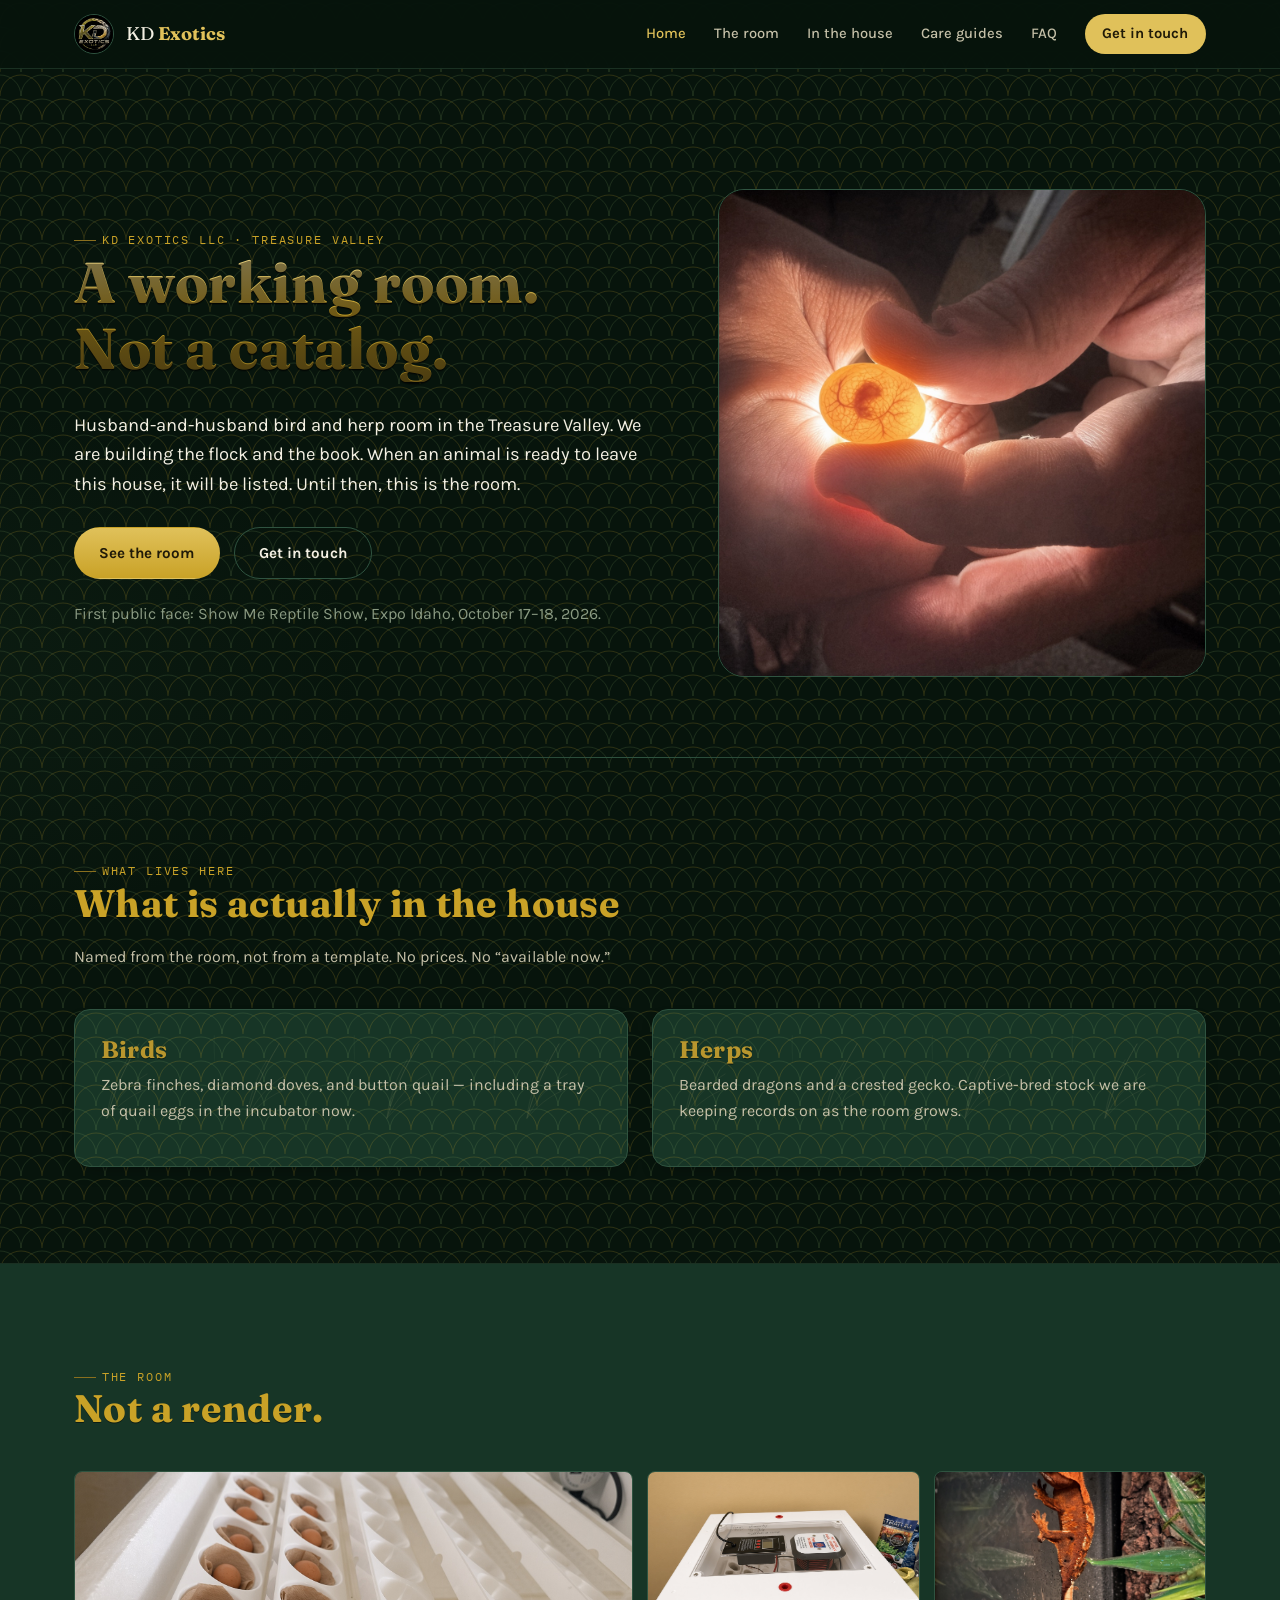
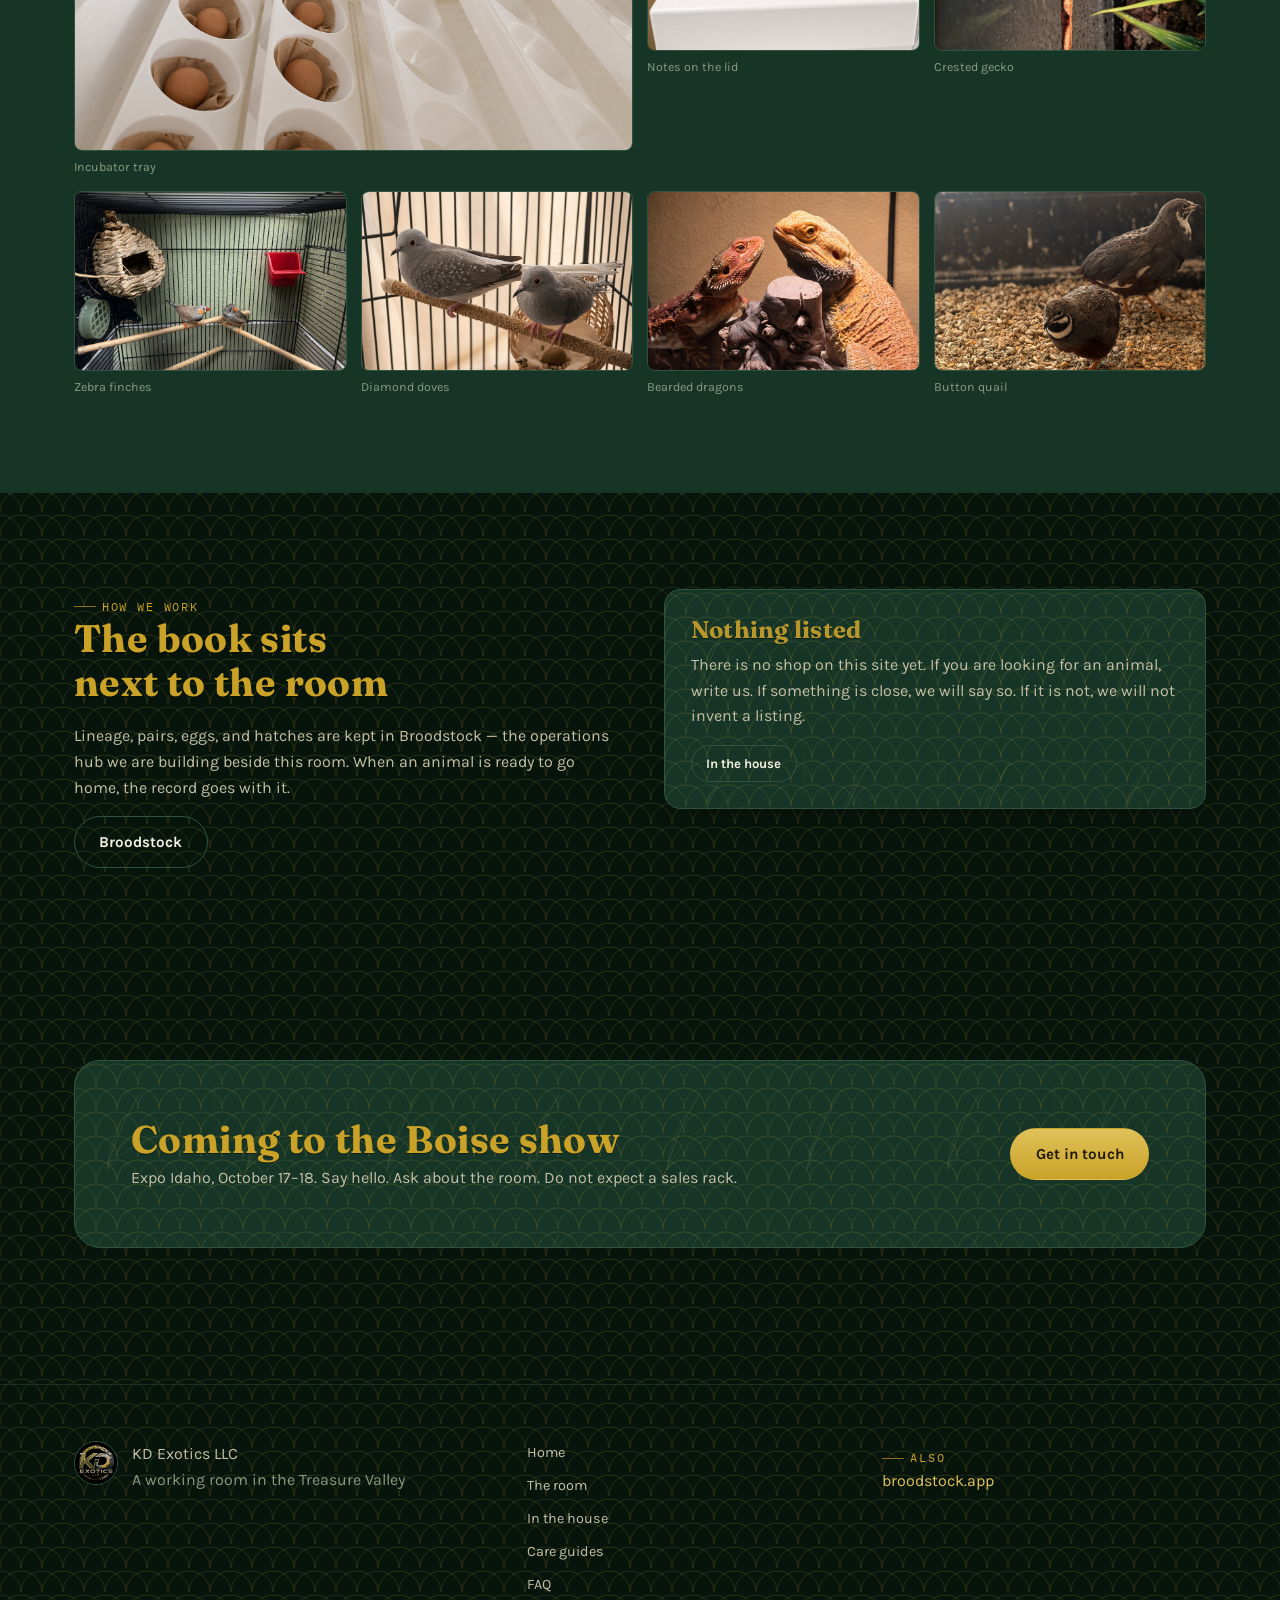
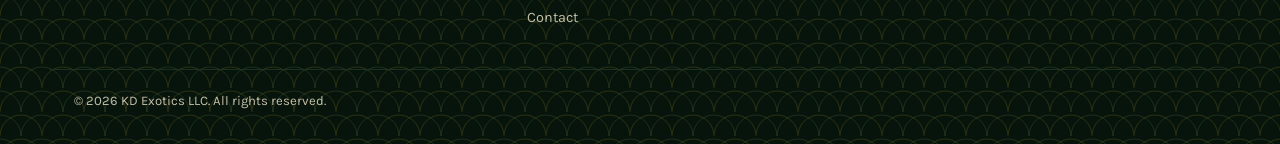
<file: index.html>
<!doctype html>
<html lang="en">
<head>
<meta charset="UTF-8">
<meta name="viewport" content="width=device-width, initial-scale=1.0">
<title>KD Exotics LLC | A working bird and herp room in the Treasure Valley</title>
<meta name="description" content="KD Exotics is a small husband-and-husband breeding room in the Treasure Valley. We are building the flock and the book. Nothing is listed for sale yet.">
<link rel="preconnect" href="https://fonts.googleapis.com">
<link rel="preconnect" href="https://fonts.gstatic.com" crossorigin>
<link rel="stylesheet" href="https://fonts.googleapis.com/css2?family=Fraunces:opsz,wght@9..144,400;9..144,500;9..144,600;9..144,700&family=Karla:wght@400;500;700&family=IBM+Plex+Mono:wght@400;500&display=swap">
<link rel="stylesheet" href="styles.css?v=lock">
</head>
<body>
<header class="site-header">
  <div class="header-inner">
    <a href="index.html" class="brand">
      <img src="assets/kd-exotics-logo.jpg" alt="KD Exotics LLC" class="brand-mark">
      <span class="brand-text">KD <b>Exotics</b></span>
    </a>
    <nav class="site-nav" id="site-nav">
      <a href="index.html" class="active">Home</a>
      <a href="about.html">The room</a>
      <a href="animals.html">In the house</a>
      <a href="care-guides.html">Care guides</a>
      <a href="faq.html">FAQ</a>
      <a href="contact.html" class="nav-cta">Get in touch</a>
    </nav>
    <button class="nav-toggle" id="nav-toggle" aria-label="Toggle navigation" aria-expanded="false">
      <span></span><span></span><span></span>
    </button>
  </div>
</header>
<main>
  <section class="hero">
    <div class="wrap hero-grid">
      <div>
        <span class="eyebrow">KD Exotics LLC · Treasure Valley</span>
        <h1>A working room. Not a catalog.</h1>
        <p class="lede">Husband-and-husband bird and herp room in the Treasure Valley. We are building the flock and the book. When an animal is ready to leave this house, it will be listed. Until then, this is the room.</p>
        <div class="hero-actions">
          <a href="about.html" class="btn btn-primary">See the room</a>
          <a href="contact.html" class="btn btn-ghost">Get in touch</a>
        </div>
        <p class="muted" style="margin-top:22px;">First public face: Show Me Reptile Show, Expo Idaho, October 17–18, 2026.</p>
      </div>
      <div class="hero-photo">
        <img src="assets/proof-candle.jpg" alt="Candling a button quail egg in the KD Exotics room">
      </div>
    </div>
  </section>
  <hr class="divider">
  <section>
    <div class="wrap">
      <div class="section-head">
        <span class="eyebrow">What lives here</span>
        <h2>What is actually in the house</h2>
        <p>Named from the room, not from a template. No prices. No “available now.”</p>
      </div>
      <div class="grid grid-2">
        <div class="card">
          <h3>Birds</h3>
          <p>Zebra finches, diamond doves, and button quail — including a tray of quail eggs in the incubator now.</p>
        </div>
        <div class="card">
          <h3>Herps</h3>
          <p>Bearded dragons and a crested gecko. Captive-bred stock we are keeping records on as the room grows.</p>
        </div>
      </div>
    </div>
  </section>
  <section style="background:var(--surface); border-top:1px solid var(--border-soft); border-bottom:1px solid var(--border-soft);">
    <div class="wrap">
      <div class="section-head">
        <span class="eyebrow">The room</span>
        <h2>Not a render.</h2>
      </div>
      <div class="photo-grid">
        <figure class="photo-lead">
          <img src="assets/proof-incubator-tray.jpg" alt="Quail eggs in the incubator tray">
          <figcaption>Incubator tray</figcaption>
        </figure>
        <figure>
          <img src="assets/proof-incubator-notes.jpg" alt="Handwritten temperature and humidity notes on the incubator lid">
          <figcaption>Notes on the lid</figcaption>
        </figure>
        <figure>
          <img src="assets/proof-crestie.jpg" alt="Crested gecko on the glass">
          <figcaption>Crested gecko</figcaption>
        </figure>
        <figure>
          <img src="assets/proof-finch-cage.jpg" alt="Zebra finches in their cage">
          <figcaption>Zebra finches</figcaption>
        </figure>
        <figure>
          <img src="assets/proof-doves.jpg" alt="Diamond doves on a perch with a nest">
          <figcaption>Diamond doves</figcaption>
        </figure>
        <figure>
          <img src="assets/proof-beardie-pair.jpg" alt="Two bearded dragons">
          <figcaption>Bearded dragons</figcaption>
        </figure>
        <figure>
          <img src="assets/proof-quail.jpg" alt="Button quail">
          <figcaption>Button quail</figcaption>
        </figure>
      </div>
    </div>
  </section>
  <section>
    <div class="wrap two-col">
      <div>
        <span class="eyebrow">How we work</span>
        <h2>The book sits next to the room</h2>
        <p>Lineage, pairs, eggs, and hatches are kept in Broodstock — the operations hub we are building beside this room. When an animal is ready to go home, the record goes with it.</p>
        <a href="https://broodstock.app" class="btn btn-ghost">Broodstock</a>
      </div>
      <div class="card">
        <h3>Nothing listed</h3>
        <p>There is no shop on this site yet. If you are looking for an animal, write us. If something is close, we will say so. If it is not, we will not invent a listing.</p>
        <a href="animals.html" class="btn btn-sm btn-ghost">In the house</a>
      </div>
    </div>
  </section>
  <section>
    <div class="wrap">
      <div class="cta-band">
        <div>
          <h2>Coming to the Boise show</h2>
          <p style="margin-bottom:0;">Expo Idaho, October 17–18. Say hello. Ask about the room. Do not expect a sales rack.</p>
        </div>
        <a href="contact.html" class="btn btn-primary">Get in touch</a>
      </div>
    </div>
  </section>
</main>
<footer class="site-footer">
  <div class="footer-inner">
    <div class="footer-brand">
      <img src="assets/kd-exotics-logo.jpg" alt="KD Exotics LLC" class="footer-mark">
      <p>KD Exotics LLC<br><span class="muted">A working room in the Treasure Valley</span></p>
    </div>
    <nav class="footer-nav">
      <a href="index.html">Home</a>
      <a href="about.html">The room</a>
      <a href="animals.html">In the house</a>
      <a href="care-guides.html">Care guides</a>
      <a href="faq.html">FAQ</a>
      <a href="contact.html">Contact</a>
    </nav>
    <div>
      <span class="eyebrow">Also</span>
      <p><a href="https://broodstock.app">broodstock.app</a></p>
    </div>
  </div>
  <div class="footer-bottom wrap">
    <p>&copy; 2026 KD Exotics LLC. All rights reserved.</p>
  </div>
</footer>
<script src="script.js"></script>
</body>
</html>
</file>
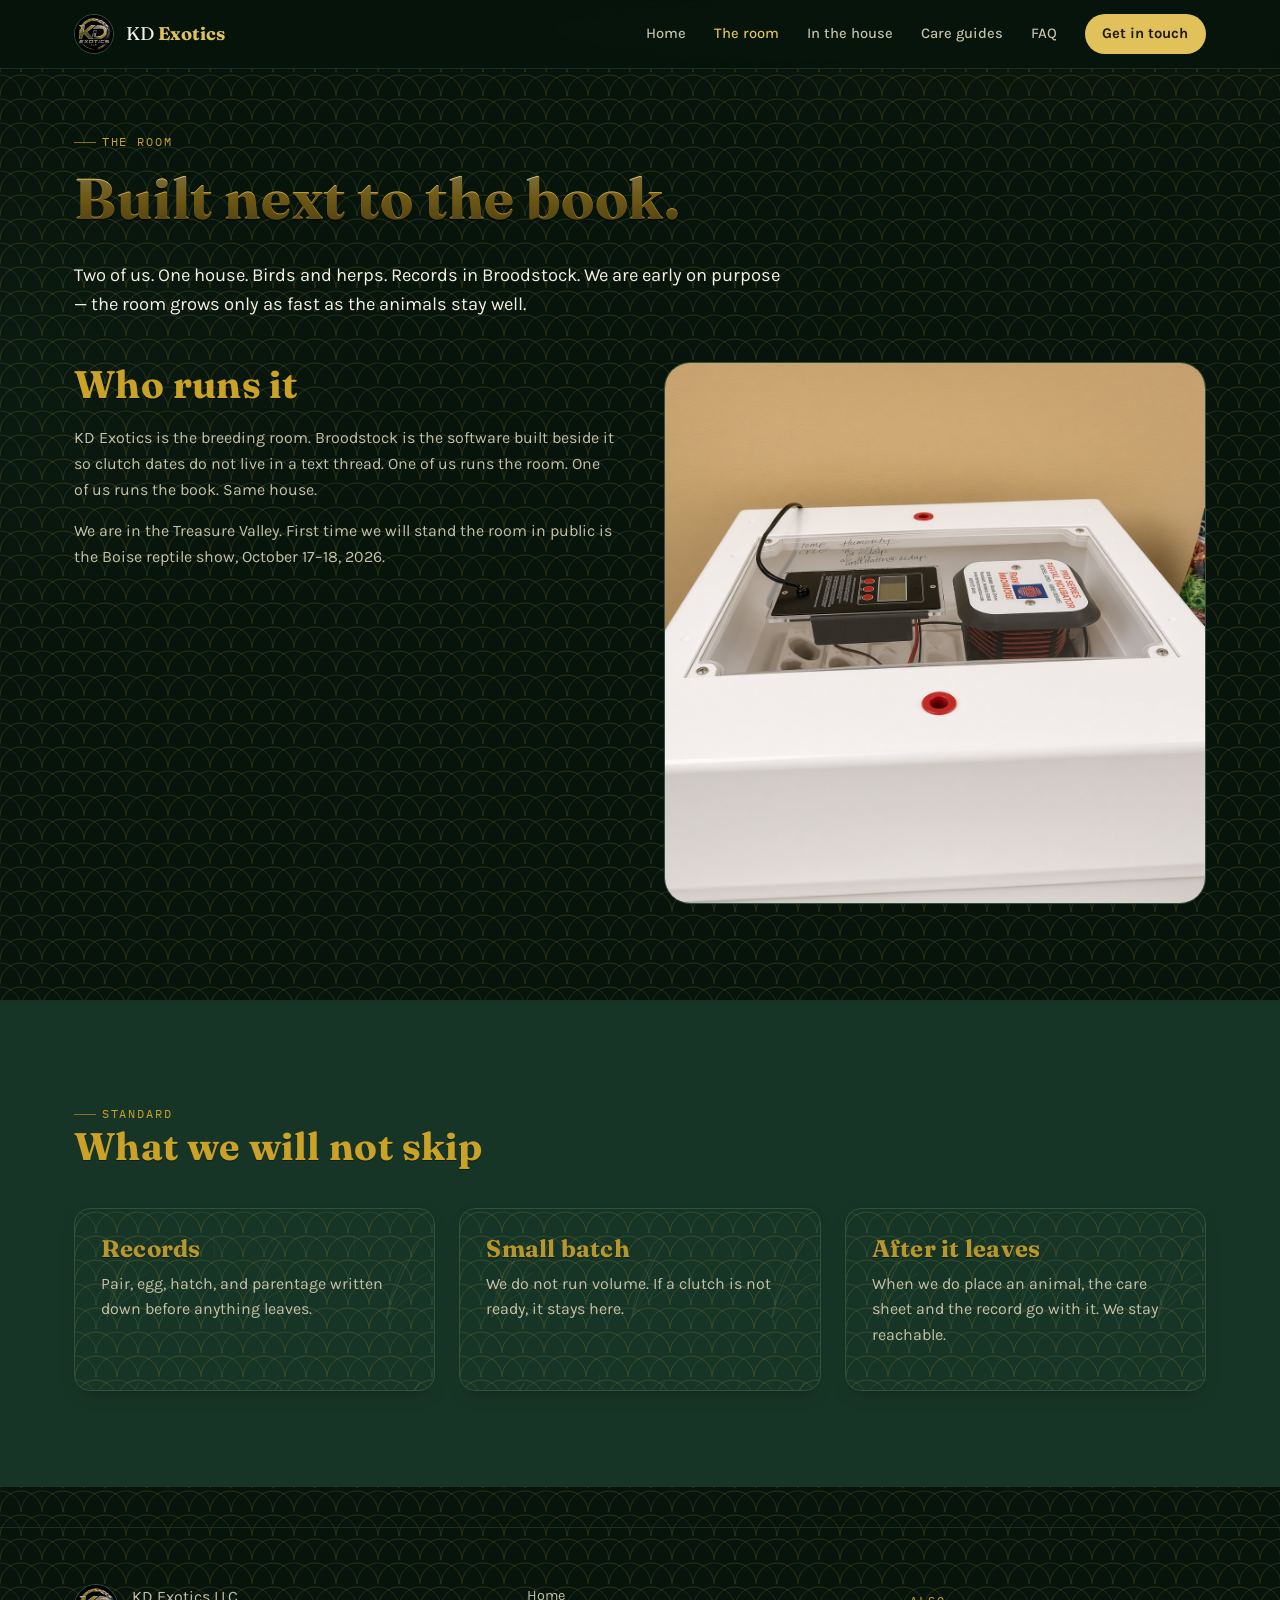
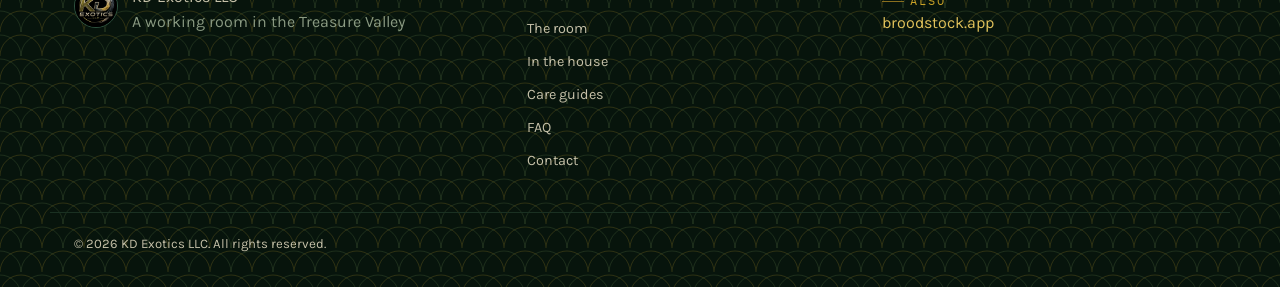
<file: about.html>
<!doctype html>
<html lang="en">
<head>
<meta charset="UTF-8">
<meta name="viewport" content="width=device-width, initial-scale=1.0">
<title>The room | KD Exotics LLC</title>
<meta name="description" content="KD Exotics is a husband-and-husband bird and herp room in the Treasure Valley. Small, early, and honest about it.">
<link rel="preconnect" href="https://fonts.googleapis.com">
<link rel="preconnect" href="https://fonts.gstatic.com" crossorigin>
<link rel="stylesheet" href="https://fonts.googleapis.com/css2?family=Fraunces:opsz,wght@9..144,400;9..144,500;9..144,600;9..144,700&family=Karla:wght@400;500;700&family=IBM+Plex+Mono:wght@400;500&display=swap">
<link rel="stylesheet" href="styles.css">
</head>
<body>

<header class="site-header">
  <div class="header-inner">
    <a href="index.html" class="brand">
      <img src="assets/kd-exotics-logo.jpg" alt="KD Exotics LLC" class="brand-mark">
      <span class="brand-text">KD <b>Exotics</b></span>
    </a>
    <nav class="site-nav" id="site-nav">
      <a href="index.html">Home</a>
      <a href="about.html" class="active">The room</a>
      <a href="animals.html">In the house</a>
      <a href="care-guides.html">Care guides</a>
      <a href="faq.html">FAQ</a>
      <a href="contact.html" class="nav-cta">Get in touch</a>
    </nav>
    <button class="nav-toggle" id="nav-toggle" aria-label="Toggle navigation" aria-expanded="false">
      <span></span><span></span><span></span>
    </button>
  </div>
</header>

<main>
  <section class="page-hero">
    <div class="wrap">
      <span class="eyebrow">The room</span>
      <h1>Built next to the book.</h1>
      <p class="lede">Two of us. One house. Birds and herps. Records in Broodstock. We are early on purpose — the room grows only as fast as the animals stay well.</p>
    </div>
  </section>

  <section style="padding-top:0;">
    <div class="wrap two-col">
      <div>
        <h2>Who runs it</h2>
        <p>KD Exotics is the breeding room. Broodstock is the software built beside it so clutch dates do not live in a text thread. One of us runs the room. One of us runs the book. Same house.</p>
        <p>We are in the Treasure Valley. First time we will stand the room in public is the Boise reptile show, October 17–18, 2026.</p>
      </div>
      <div class="hero-photo">
        <img src="assets/proof-incubator-notes.jpg" alt="Handwritten incubator notes">
      </div>
    </div>
  </section>

  <section style="background:var(--surface); border-top:1px solid var(--border-soft);">
    <div class="wrap">
      <div class="section-head">
        <span class="eyebrow">Standard</span>
        <h2>What we will not skip</h2>
      </div>
      <div class="grid grid-3">
        <div class="card">
          <h3>Records</h3>
          <p>Pair, egg, hatch, and parentage written down before anything leaves.</p>
        </div>
        <div class="card">
          <h3>Small batch</h3>
          <p>We do not run volume. If a clutch is not ready, it stays here.</p>
        </div>
        <div class="card">
          <h3>After it leaves</h3>
          <p>When we do place an animal, the care sheet and the record go with it. We stay reachable.</p>
        </div>
      </div>
    </div>
  </section>
</main>

<footer class="site-footer">
  <div class="footer-inner">
    <div class="footer-brand">
      <img src="assets/kd-exotics-logo.jpg" alt="KD Exotics LLC" class="footer-mark">
      <p>KD Exotics LLC<br><span class="muted">A working room in the Treasure Valley</span></p>
    </div>
    <nav class="footer-nav">
      <a href="index.html">Home</a>
      <a href="about.html">The room</a>
      <a href="animals.html">In the house</a>
      <a href="care-guides.html">Care guides</a>
      <a href="faq.html">FAQ</a>
      <a href="contact.html">Contact</a>
    </nav>
    <div>
      <span class="eyebrow">Also</span>
      <p><a href="https://broodstock.app">broodstock.app</a></p>
    </div>
  </div>
  <div class="footer-bottom wrap">
    <p>&copy; 2026 KD Exotics LLC. All rights reserved.</p>
  </div>
</footer>
<script src="script.js"></script>
</body>
</html>
</file>
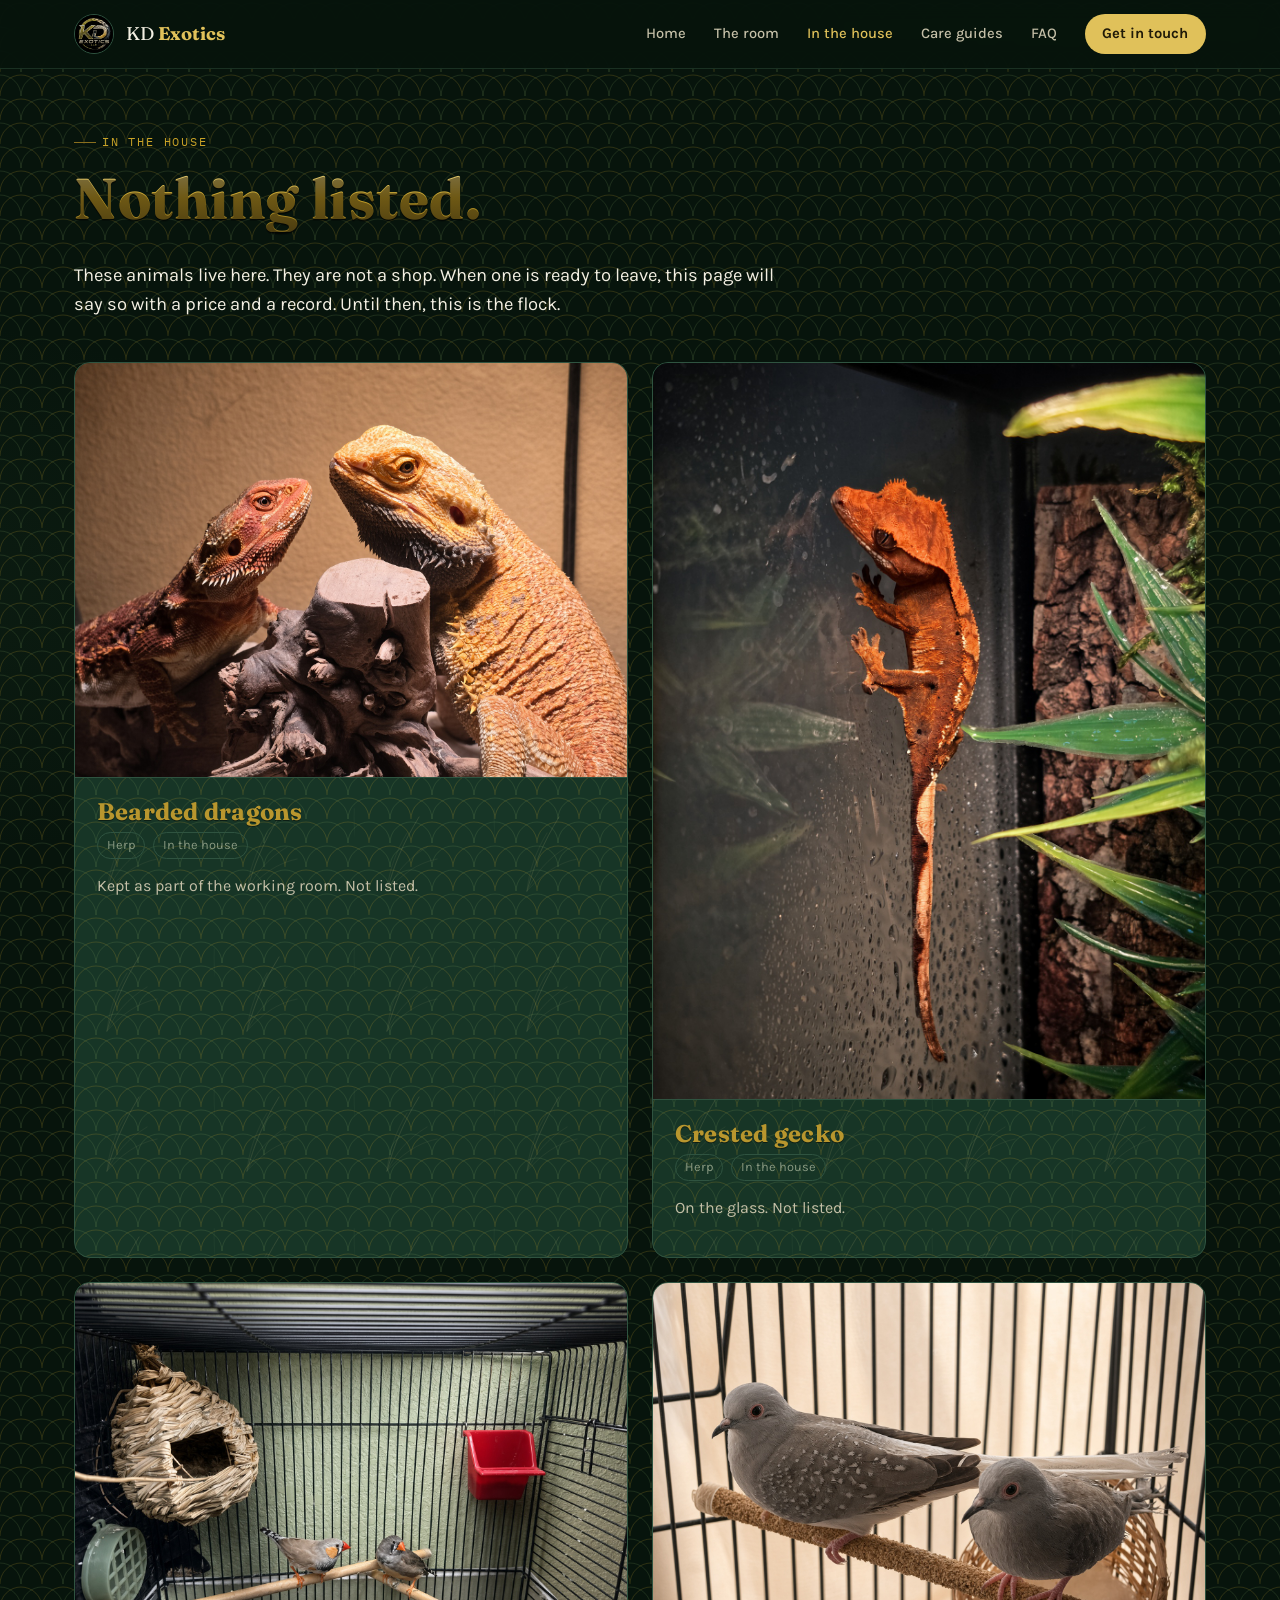
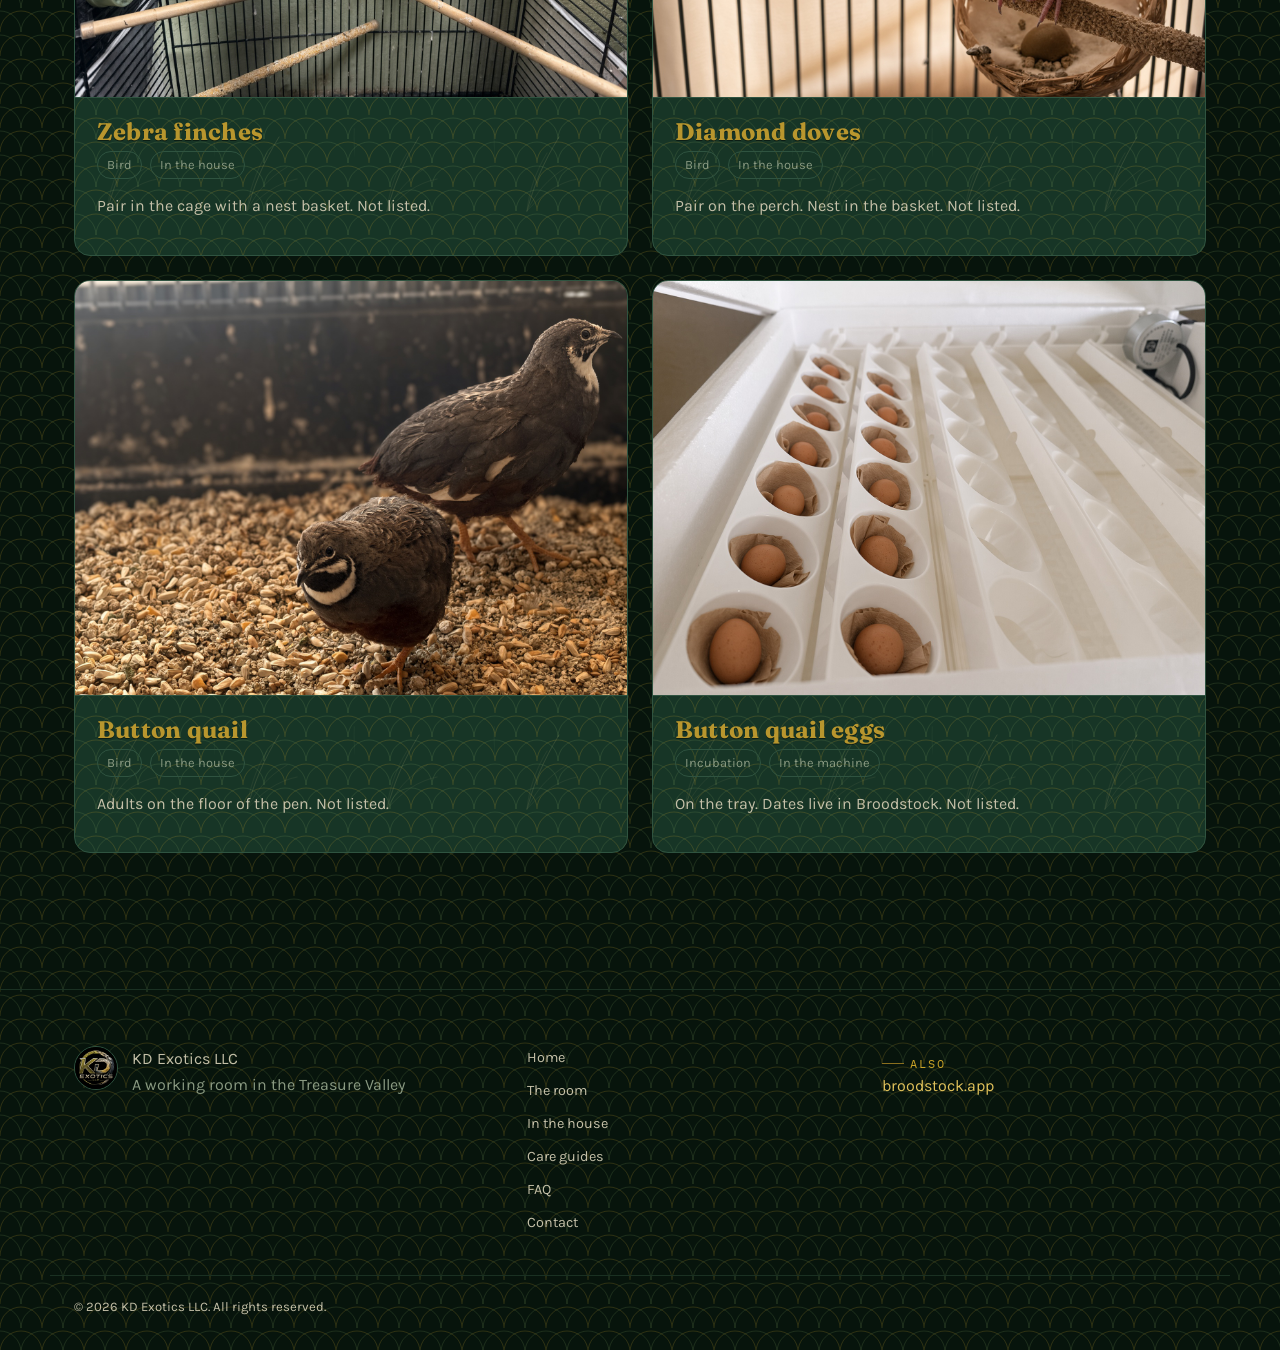
<file: animals.html>
<!doctype html>
<html lang="en">
<head>
<meta charset="UTF-8">
<meta name="viewport" content="width=device-width, initial-scale=1.0">
<title>In the house | KD Exotics LLC</title>
<meta name="description" content="What currently lives in the KD Exotics room. Nothing is listed for sale.">
<link rel="preconnect" href="https://fonts.googleapis.com">
<link rel="preconnect" href="https://fonts.gstatic.com" crossorigin>
<link rel="stylesheet" href="https://fonts.googleapis.com/css2?family=Fraunces:opsz,wght@9..144,400;9..144,500;9..144,600;9..144,700&family=Karla:wght@400;500;700&family=IBM+Plex+Mono:wght@400;500&display=swap">
<link rel="stylesheet" href="styles.css">
</head>
<body>

<header class="site-header">
  <div class="header-inner">
    <a href="index.html" class="brand">
      <img src="assets/kd-exotics-logo.jpg" alt="KD Exotics LLC" class="brand-mark">
      <span class="brand-text">KD <b>Exotics</b></span>
    </a>
    <nav class="site-nav" id="site-nav">
      <a href="index.html">Home</a>
      <a href="about.html">The room</a>
      <a href="animals.html" class="active">In the house</a>
      <a href="care-guides.html">Care guides</a>
      <a href="faq.html">FAQ</a>
      <a href="contact.html" class="nav-cta">Get in touch</a>
    </nav>
    <button class="nav-toggle" id="nav-toggle" aria-label="Toggle navigation" aria-expanded="false">
      <span></span><span></span><span></span>
    </button>
  </div>
</header>

<main>
  <section class="page-hero">
    <div class="wrap">
      <span class="eyebrow">In the house</span>
      <h1>Nothing listed.</h1>
      <p class="lede">These animals live here. They are not a shop. When one is ready to leave, this page will say so with a price and a record. Until then, this is the flock.</p>
    </div>
  </section>

  <section style="padding-top:0;">
    <div class="wrap">
      <div class="grid grid-2">
        <article class="animal-card">
          <div class="animal-media">
            <img src="assets/proof-beardie-pair.jpg" alt="Bearded dragons">
          </div>
          <div class="animal-body">
            <h3>Bearded dragons</h3>
            <div class="animal-meta"><span>Herp</span><span>In the house</span></div>
            <p>Kept as part of the working room. Not listed.</p>
          </div>
        </article>
        <article class="animal-card">
          <div class="animal-media">
            <img src="assets/proof-crestie.jpg" alt="Crested gecko">
          </div>
          <div class="animal-body">
            <h3>Crested gecko</h3>
            <div class="animal-meta"><span>Herp</span><span>In the house</span></div>
            <p>On the glass. Not listed.</p>
          </div>
        </article>
        <article class="animal-card">
          <div class="animal-media">
            <img src="assets/proof-finch-cage.jpg" alt="Zebra finches">
          </div>
          <div class="animal-body">
            <h3>Zebra finches</h3>
            <div class="animal-meta"><span>Bird</span><span>In the house</span></div>
            <p>Pair in the cage with a nest basket. Not listed.</p>
          </div>
        </article>
        <article class="animal-card">
          <div class="animal-media">
            <img src="assets/proof-doves.jpg" alt="Diamond doves">
          </div>
          <div class="animal-body">
            <h3>Diamond doves</h3>
            <div class="animal-meta"><span>Bird</span><span>In the house</span></div>
            <p>Pair on the perch. Nest in the basket. Not listed.</p>
          </div>
        </article>
        <article class="animal-card">
          <div class="animal-media">
            <img src="assets/proof-quail.jpg" alt="Button quail">
          </div>
          <div class="animal-body">
            <h3>Button quail</h3>
            <div class="animal-meta"><span>Bird</span><span>In the house</span></div>
            <p>Adults on the floor of the pen. Not listed.</p>
          </div>
        </article>
        <article class="animal-card">
          <div class="animal-media">
            <img src="assets/proof-incubator-tray.jpg" alt="Quail eggs in incubator">
          </div>
          <div class="animal-body">
            <h3>Button quail eggs</h3>
            <div class="animal-meta"><span>Incubation</span><span>In the machine</span></div>
            <p>On the tray. Dates live in Broodstock. Not listed.</p>
          </div>
        </article>
      </div>
    </div>
  </section>
</main>

<footer class="site-footer">
  <div class="footer-inner">
    <div class="footer-brand">
      <img src="assets/kd-exotics-logo.jpg" alt="KD Exotics LLC" class="footer-mark">
      <p>KD Exotics LLC<br><span class="muted">A working room in the Treasure Valley</span></p>
    </div>
    <nav class="footer-nav">
      <a href="index.html">Home</a>
      <a href="about.html">The room</a>
      <a href="animals.html">In the house</a>
      <a href="care-guides.html">Care guides</a>
      <a href="faq.html">FAQ</a>
      <a href="contact.html">Contact</a>
    </nav>
    <div>
      <span class="eyebrow">Also</span>
      <p><a href="https://broodstock.app">broodstock.app</a></p>
    </div>
  </div>
  <div class="footer-bottom wrap">
    <p>&copy; 2026 KD Exotics LLC. All rights reserved.</p>
  </div>
</footer>
<script src="script.js"></script>
</body>
</html>
</file>
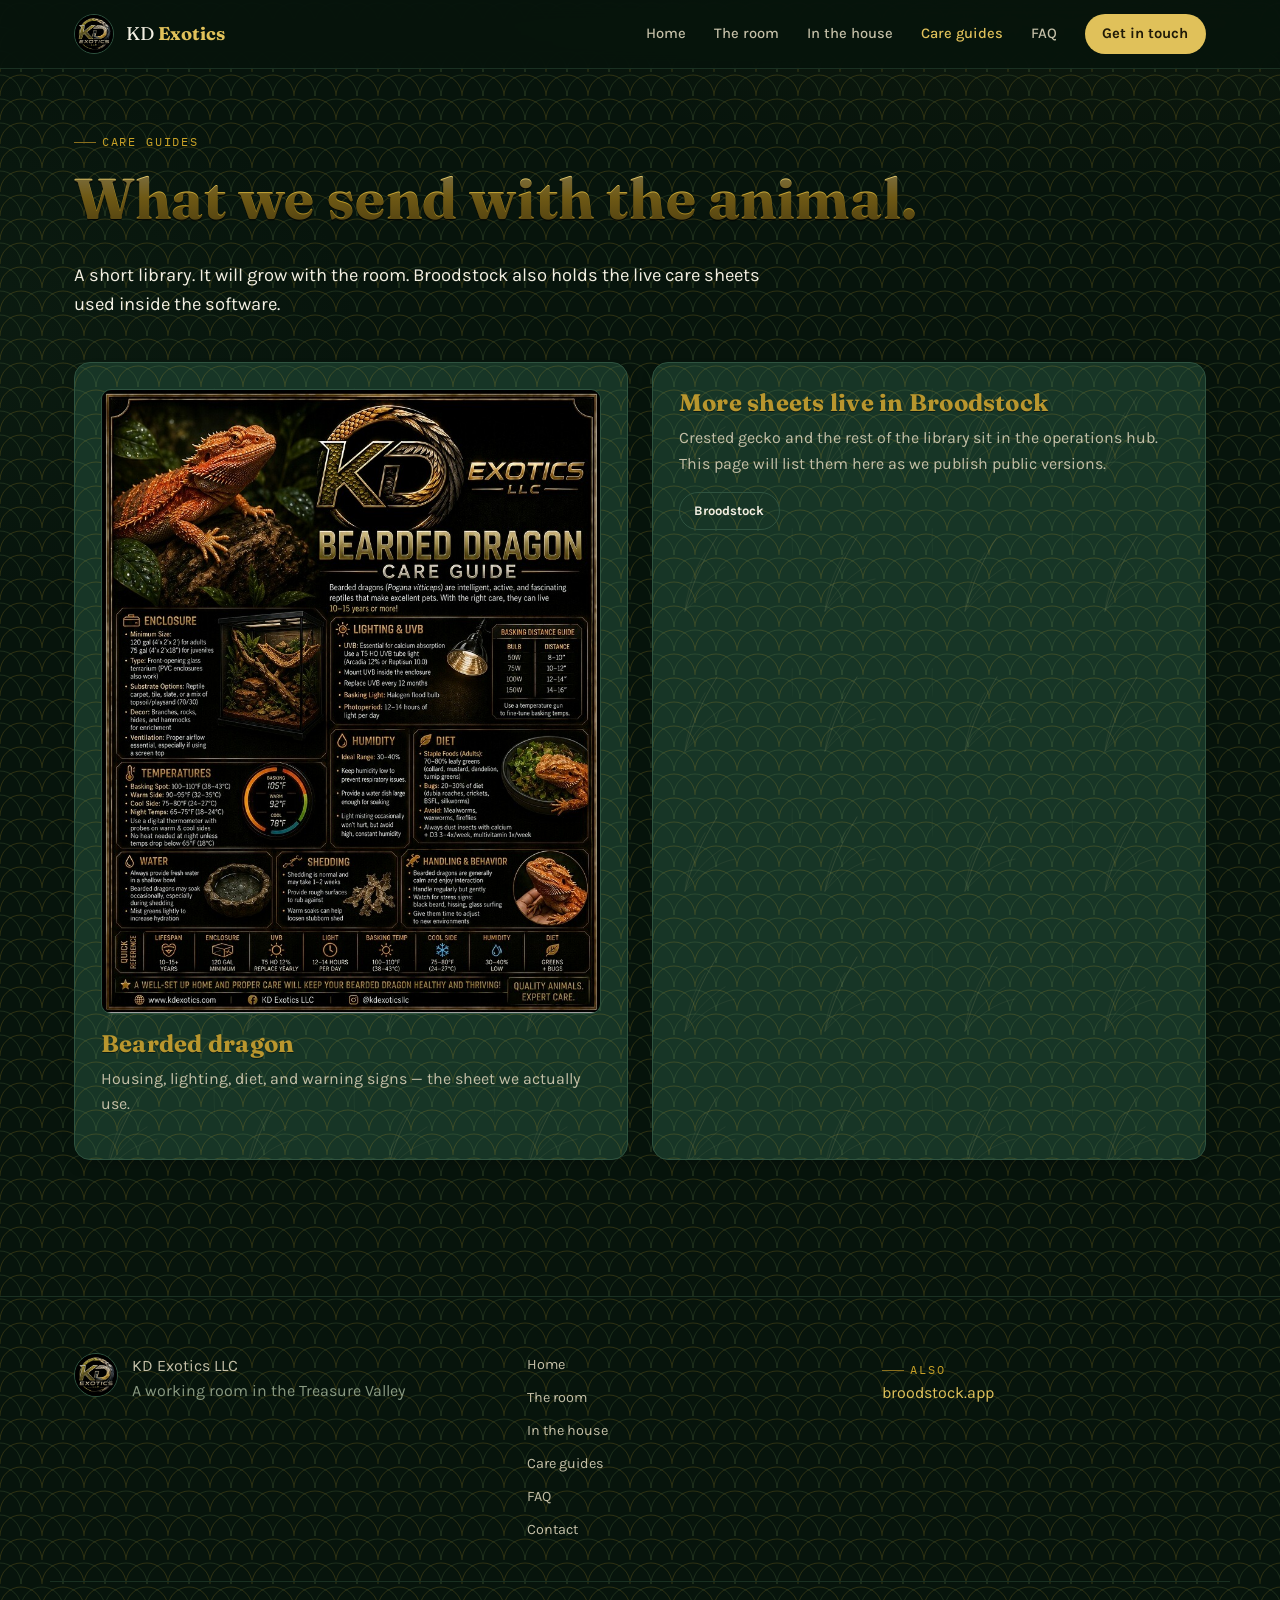
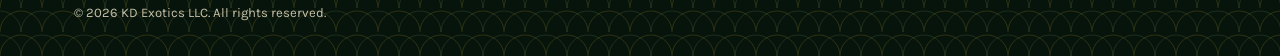
<file: care-guides.html>
<!doctype html>
<html lang="en">
<head>
<meta charset="UTF-8">
<meta name="viewport" content="width=device-width, initial-scale=1.0">
<title>Care guides | KD Exotics LLC</title>
<meta name="description" content="Species care notes from the KD Exotics room.">
<link rel="preconnect" href="https://fonts.googleapis.com">
<link rel="preconnect" href="https://fonts.gstatic.com" crossorigin>
<link rel="stylesheet" href="https://fonts.googleapis.com/css2?family=Fraunces:opsz,wght@9..144,400;9..144,500;9..144,600;9..144,700&family=Karla:wght@400;500;700&family=IBM+Plex+Mono:wght@400;500&display=swap">
<link rel="stylesheet" href="styles.css">
</head>
<body>

<header class="site-header">
  <div class="header-inner">
    <a href="index.html" class="brand">
      <img src="assets/kd-exotics-logo.jpg" alt="KD Exotics LLC" class="brand-mark">
      <span class="brand-text">KD <b>Exotics</b></span>
    </a>
    <nav class="site-nav" id="site-nav">
      <a href="index.html">Home</a>
      <a href="about.html">The room</a>
      <a href="animals.html">In the house</a>
      <a href="care-guides.html" class="active">Care guides</a>
      <a href="faq.html">FAQ</a>
      <a href="contact.html" class="nav-cta">Get in touch</a>
    </nav>
    <button class="nav-toggle" id="nav-toggle" aria-label="Toggle navigation" aria-expanded="false">
      <span></span><span></span><span></span>
    </button>
  </div>
</header>

<main>
  <section class="page-hero">
    <div class="wrap">
      <span class="eyebrow">Care guides</span>
      <h1>What we send with the animal.</h1>
      <p class="lede">A short library. It will grow with the room. Broodstock also holds the live care sheets used inside the software.</p>
    </div>
  </section>

  <section style="padding-top:0;">
    <div class="wrap grid grid-2">
      <div class="card">
        <img src="assets/kd-exotics-bearded-dragon-care-guide.jpg" alt="Bearded dragon care guide" style="border-radius:10px;margin-bottom:16px;border:1px solid var(--border);">
        <h3>Bearded dragon</h3>
        <p>Housing, lighting, diet, and warning signs — the sheet we actually use.</p>
      </div>
      <div class="card">
        <h3>More sheets live in Broodstock</h3>
        <p>Crested gecko and the rest of the library sit in the operations hub. This page will list them here as we publish public versions.</p>
        <a href="https://broodstock.app" class="btn btn-sm btn-ghost">Broodstock</a>
      </div>
    </div>
  </section>
</main>

<footer class="site-footer">
  <div class="footer-inner">
    <div class="footer-brand">
      <img src="assets/kd-exotics-logo.jpg" alt="KD Exotics LLC" class="footer-mark">
      <p>KD Exotics LLC<br><span class="muted">A working room in the Treasure Valley</span></p>
    </div>
    <nav class="footer-nav">
      <a href="index.html">Home</a>
      <a href="about.html">The room</a>
      <a href="animals.html">In the house</a>
      <a href="care-guides.html">Care guides</a>
      <a href="faq.html">FAQ</a>
      <a href="contact.html">Contact</a>
    </nav>
    <div>
      <span class="eyebrow">Also</span>
      <p><a href="https://broodstock.app">broodstock.app</a></p>
    </div>
  </div>
  <div class="footer-bottom wrap">
    <p>&copy; 2026 KD Exotics LLC. All rights reserved.</p>
  </div>
</footer>
<script src="script.js"></script>
</body>
</html>
</file>
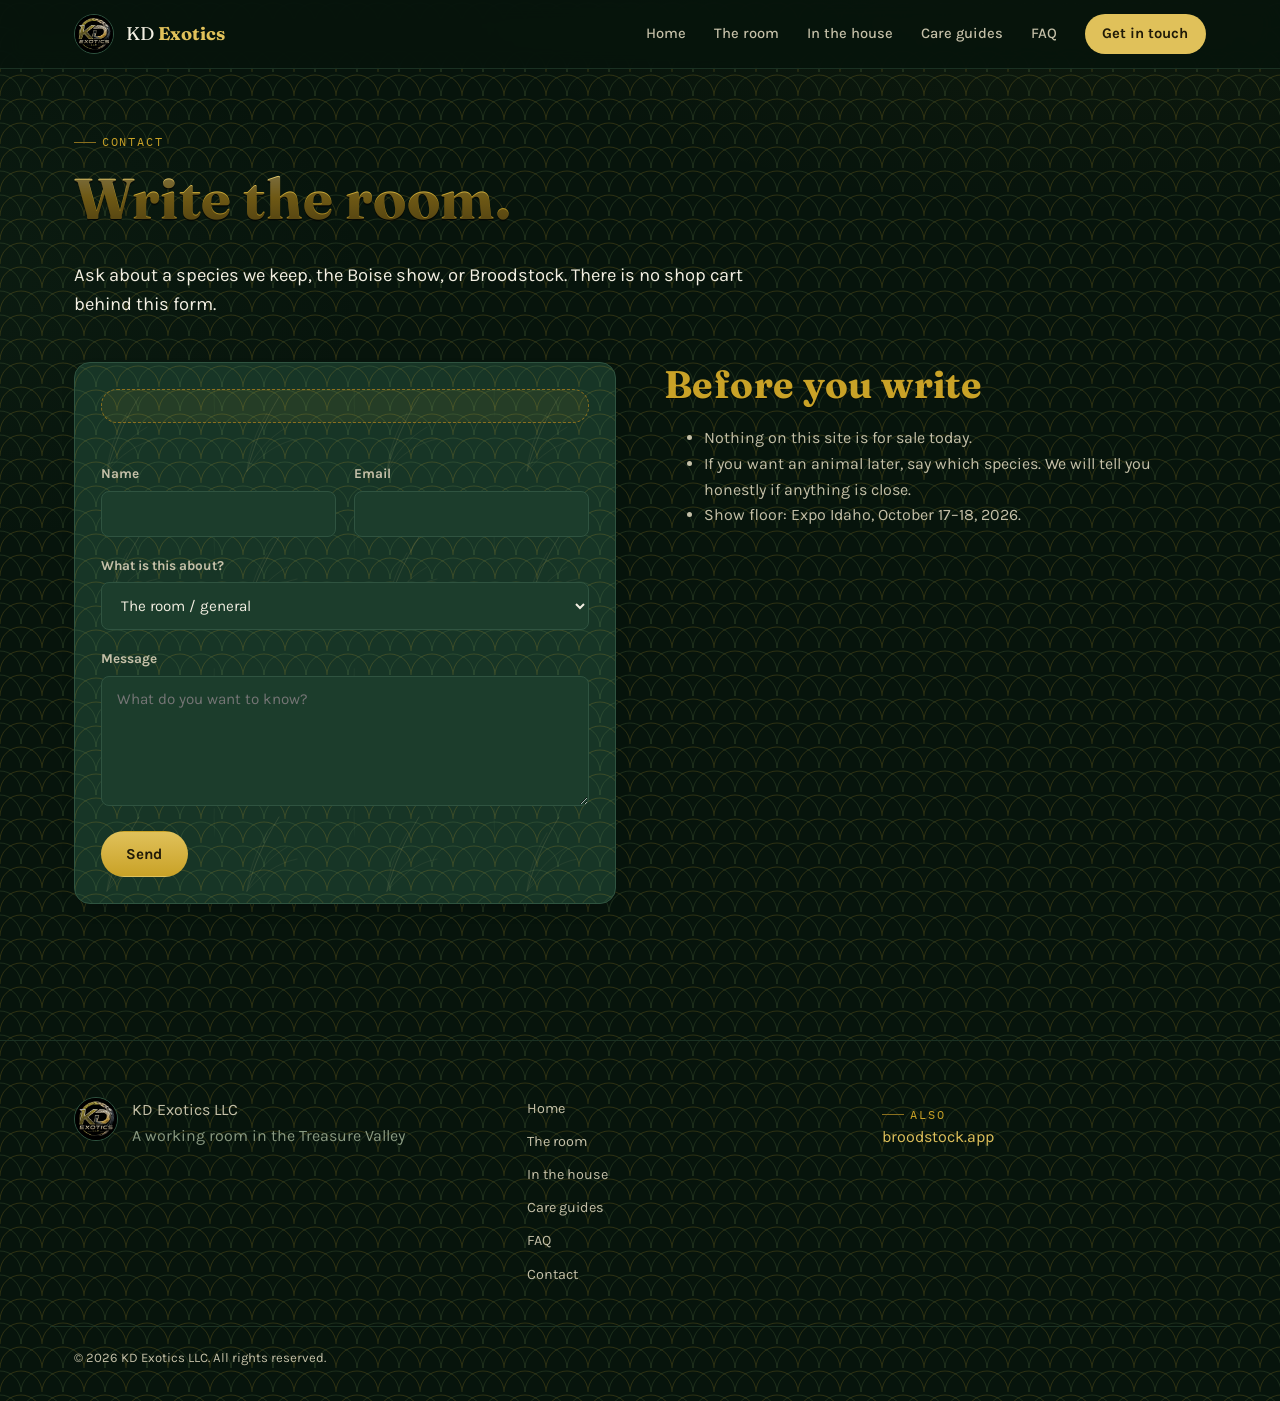
<file: contact.html>
<!doctype html>
<html lang="en">
<head>
<meta charset="UTF-8">
<meta name="viewport" content="width=device-width, initial-scale=1.0">
<title>Contact | KD Exotics LLC</title>
<meta name="description" content="Write KD Exotics about the room, an upcoming animal, or the Boise show.">
<link rel="preconnect" href="https://fonts.googleapis.com">
<link rel="preconnect" href="https://fonts.gstatic.com" crossorigin>
<link rel="stylesheet" href="https://fonts.googleapis.com/css2?family=Fraunces:opsz,wght@9..144,400;9..144,500;9..144,600;9..144,700&family=Karla:wght@400;500;700&family=IBM+Plex+Mono:wght@400;500&display=swap">
<link rel="stylesheet" href="styles.css">
</head>
<body>

<header class="site-header">
  <div class="header-inner">
    <a href="index.html" class="brand">
      <img src="assets/kd-exotics-logo.jpg" alt="KD Exotics LLC" class="brand-mark">
      <span class="brand-text">KD <b>Exotics</b></span>
    </a>
    <nav class="site-nav" id="site-nav">
      <a href="index.html">Home</a>
      <a href="about.html">The room</a>
      <a href="animals.html">In the house</a>
      <a href="care-guides.html">Care guides</a>
      <a href="faq.html">FAQ</a>
      <a href="contact.html" class="nav-cta active">Get in touch</a>
    </nav>
    <button class="nav-toggle" id="nav-toggle" aria-label="Toggle navigation" aria-expanded="false">
      <span></span><span></span><span></span>
    </button>
  </div>
</header>

<main>
  <section class="page-hero">
    <div class="wrap">
      <span class="eyebrow">Contact</span>
      <h1>Write the room.</h1>
      <p class="lede">Ask about a species we keep, the Boise show, or Broodstock. There is no shop cart behind this form.</p>
    </div>
  </section>

  <section style="padding-top:0;">
    <div class="wrap two-col">
      <div class="card">
        <div id="form-note" class="sample-banner" hidden></div>
        <form id="contact-form">
          <input type="text" name="_honey" tabindex="-1" autocomplete="off" style="position:absolute;left:-9999px;" aria-hidden="true">
          <div class="form-grid">
            <div>
              <label for="name">Name</label>
              <input type="text" id="name" name="name" required>
            </div>
            <div>
              <label for="email">Email</label>
              <input type="email" id="email" name="email" required>
            </div>
            <div class="full">
              <label for="interest">What is this about?</label>
              <select id="interest" name="interest">
                <option>The room / general</option>
                <option>A bird we keep</option>
                <option>A herp we keep</option>
                <option>Boise show, October 17–18</option>
                <option>Broodstock</option>
                <option>Care / husbandry</option>
              </select>
            </div>
            <div class="full">
              <label for="message">Message</label>
              <textarea id="message" name="message" required placeholder="What do you want to know?"></textarea>
            </div>
            <div class="full">
              <button type="submit" class="btn btn-primary">Send</button>
            </div>
          </div>
        </form>
      </div>
      <div>
        <h2>Before you write</h2>
        <ul>
          <li>Nothing on this site is for sale today.</li>
          <li>If you want an animal later, say which species. We will tell you honestly if anything is close.</li>
          <li>Show floor: Expo Idaho, October 17–18, 2026.</li>
        </ul>
      </div>
    </div>
  </section>
</main>

<footer class="site-footer">
  <div class="footer-inner">
    <div class="footer-brand">
      <img src="assets/kd-exotics-logo.jpg" alt="KD Exotics LLC" class="footer-mark">
      <p>KD Exotics LLC<br><span class="muted">A working room in the Treasure Valley</span></p>
    </div>
    <nav class="footer-nav">
      <a href="index.html">Home</a>
      <a href="about.html">The room</a>
      <a href="animals.html">In the house</a>
      <a href="care-guides.html">Care guides</a>
      <a href="faq.html">FAQ</a>
      <a href="contact.html">Contact</a>
    </nav>
    <div>
      <span class="eyebrow">Also</span>
      <p><a href="https://broodstock.app">broodstock.app</a></p>
    </div>
  </div>
  <div class="footer-bottom wrap">
    <p>&copy; 2026 KD Exotics LLC. All rights reserved.</p>
  </div>
</footer>
<script src="script.js"></script>
</body>
</html>
</file>
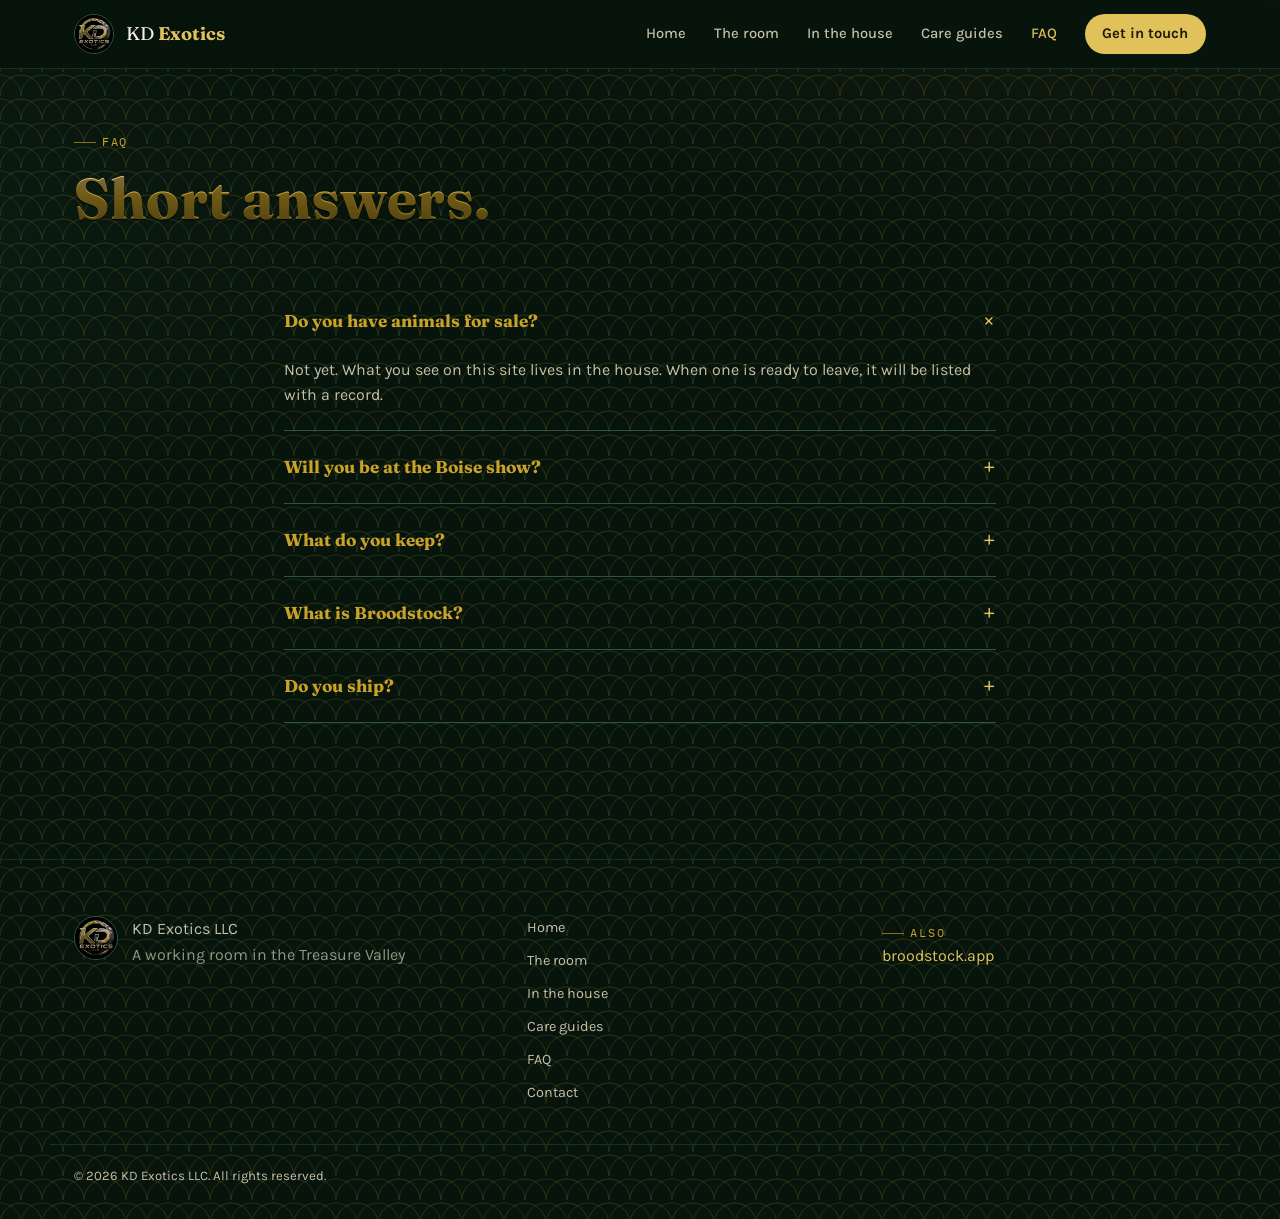
<file: faq.html>
<!doctype html>
<html lang="en">
<head>
<meta charset="UTF-8">
<meta name="viewport" content="width=device-width, initial-scale=1.0">
<title>FAQ | KD Exotics LLC</title>
<meta name="description" content="Straight answers about KD Exotics: sales, the Boise show, and the room.">
<link rel="preconnect" href="https://fonts.googleapis.com">
<link rel="preconnect" href="https://fonts.gstatic.com" crossorigin>
<link rel="stylesheet" href="https://fonts.googleapis.com/css2?family=Fraunces:opsz,wght@9..144,400;9..144,500;9..144,600;9..144,700&family=Karla:wght@400;500;700&family=IBM+Plex+Mono:wght@400;500&display=swap">
<link rel="stylesheet" href="styles.css">
</head>
<body>

<header class="site-header">
  <div class="header-inner">
    <a href="index.html" class="brand">
      <img src="assets/kd-exotics-logo.jpg" alt="KD Exotics LLC" class="brand-mark">
      <span class="brand-text">KD <b>Exotics</b></span>
    </a>
    <nav class="site-nav" id="site-nav">
      <a href="index.html">Home</a>
      <a href="about.html">The room</a>
      <a href="animals.html">In the house</a>
      <a href="care-guides.html">Care guides</a>
      <a href="faq.html" class="active">FAQ</a>
      <a href="contact.html" class="nav-cta">Get in touch</a>
    </nav>
    <button class="nav-toggle" id="nav-toggle" aria-label="Toggle navigation" aria-expanded="false">
      <span></span><span></span><span></span>
    </button>
  </div>
</header>

<main>
  <section class="page-hero">
    <div class="wrap">
      <span class="eyebrow">FAQ</span>
      <h1>Short answers.</h1>
    </div>
  </section>

  <section style="padding-top:0;">
    <div class="wrap" style="max-width:760px;">
      <div class="faq-item open">
        <button class="faq-q" type="button">Do you have animals for sale?<span class="plus">+</span></button>
        <div class="faq-a"><div class="faq-a-inner">Not yet. What you see on this site lives in the house. When one is ready to leave, it will be listed with a record.</div></div>
      </div>
      <div class="faq-item">
        <button class="faq-q" type="button">Will you be at the Boise show?<span class="plus">+</span></button>
        <div class="faq-a"><div class="faq-a-inner">Yes. Show Me Reptile Show, Expo Idaho, Garden City, October 17–18, 2026. Come talk. Do not expect a sales rack.</div></div>
      </div>
      <div class="faq-item">
        <button class="faq-q" type="button">What do you keep?<span class="plus">+</span></button>
        <div class="faq-a"><div class="faq-a-inner">Bearded dragons, a crested gecko, zebra finches, diamond doves, and button quail — including eggs in the incubator.</div></div>
      </div>
      <div class="faq-item">
        <button class="faq-q" type="button">What is Broodstock?<span class="plus">+</span></button>
        <div class="faq-a"><div class="faq-a-inner">The operations hub built next to this room. Animal, pair, egg, hatch, dollar. <a href="https://broodstock.app">broodstock.app</a></div></div>
      </div>
      <div class="faq-item">
        <button class="faq-q" type="button">Do you ship?<span class="plus">+</span></button>
        <div class="faq-a"><div class="faq-a-inner">Not while there is nothing listed. Pickup and local handoff first. We will say so if that changes.</div></div>
      </div>
    </div>
  </section>
</main>

<footer class="site-footer">
  <div class="footer-inner">
    <div class="footer-brand">
      <img src="assets/kd-exotics-logo.jpg" alt="KD Exotics LLC" class="footer-mark">
      <p>KD Exotics LLC<br><span class="muted">A working room in the Treasure Valley</span></p>
    </div>
    <nav class="footer-nav">
      <a href="index.html">Home</a>
      <a href="about.html">The room</a>
      <a href="animals.html">In the house</a>
      <a href="care-guides.html">Care guides</a>
      <a href="faq.html">FAQ</a>
      <a href="contact.html">Contact</a>
    </nav>
    <div>
      <span class="eyebrow">Also</span>
      <p><a href="https://broodstock.app">broodstock.app</a></p>
    </div>
  </div>
  <div class="footer-bottom wrap">
    <p>&copy; 2026 KD Exotics LLC. All rights reserved.</p>
  </div>
</footer>
<script src="script.js"></script>
</body>
</html>
</file>
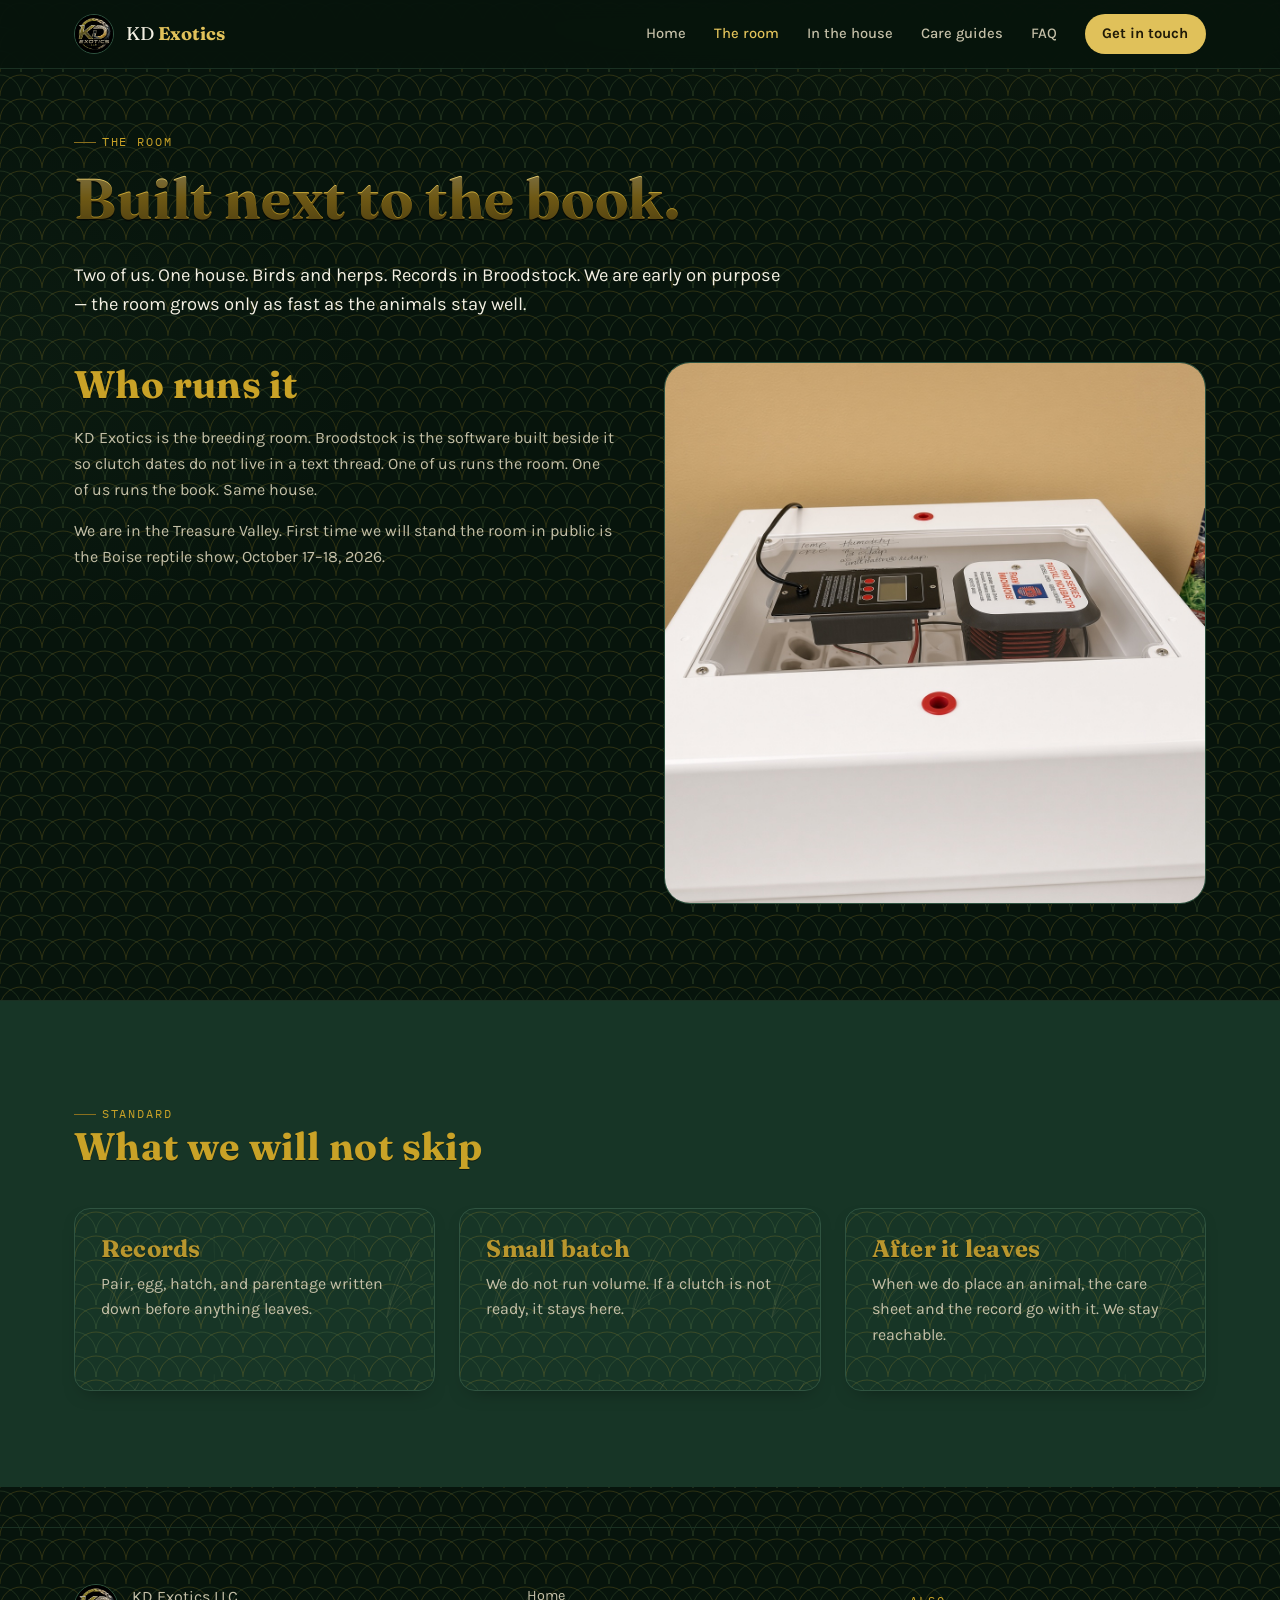
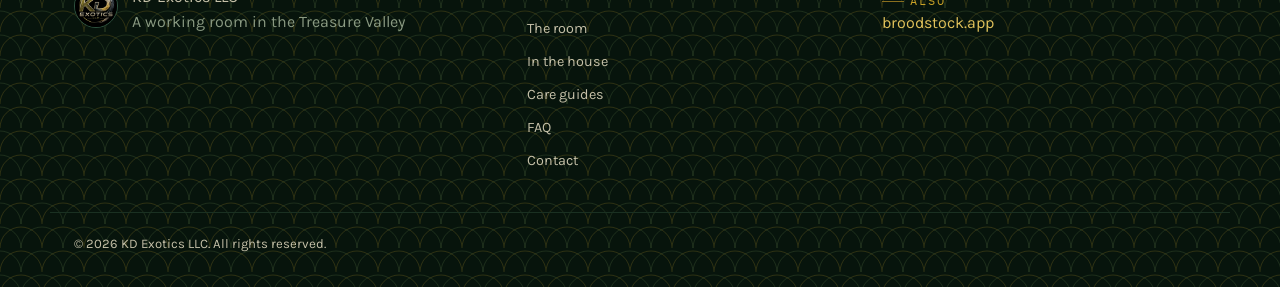
<file: testimonials.html>
<!doctype html>
<html lang="en">
<head>
<meta charset="UTF-8">
<meta name="viewport" content="width=device-width, initial-scale=1.0">
<title>Reviews | KD Exotics LLC</title>
<meta http-equiv="refresh" content="0; url=about.html">
<link rel="canonical" href="about.html">
</head>
<body>
<p>No buyer reviews yet. <a href="about.html">See the room</a>.</p>
</body>
</html>
</file>
<file: styles.css>
/* KD EXOTICS — deep scaled ground, feathered matte panels */
:root {
  --bg: #07140c;
  --bg-alt: #0b1c12;
  --surface: #173526;
  --surface-2: #1c3d2c;
  --border: #2f5340;
  --border-soft: #1a3022;
  --text: #f3efe2;
  --muted: #c5c0a8;
  --muted-2: #8a9a82;
  --gold: #c9a227;
  --gold-bright: #e0c15a;
  --gold-dim: #8a6f1e;
  --olive: #3d6b45;
  --olive-bright: #7a9e5a;
  --slate: #a7a59a;
  --danger: #c96a4a;
  --shadow-sm: 0 8px 20px -12px rgba(0,0,0,.55);
  --shadow: 0 24px 60px -24px rgba(0,0,0,.75);
  --radius-sm: 8px;
  --radius: 16px;
  --radius-lg: 26px;
  --font-display: 'Fraunces', Georgia, 'Iowan Old Style', serif;
  --font-body: 'Karla', -apple-system, BlinkMacSystemFont, 'Segoe UI', sans-serif;
  --font-mono: 'IBM Plex Mono', ui-monospace, SFMono-Regular, monospace;
  --maxw: 1180px;
  --scale: url("data:image/svg+xml,%3Csvg xmlns='http://www.w3.org/2000/svg' width='42' height='24' viewBox='0 0 42 24'%3E%3Cpath d='M0 24a21 21 0 0 1 21-21A21 21 0 0 1 42 24' fill='none' stroke='%23c9a227' stroke-width='.9' opacity='.22'/%3E%3Cpath d='M-21 24a21 21 0 0 1 21-21A21 21 0 0 1 21 24M21 24a21 21 0 0 1 21-21A21 21 0 0 1 63 24' fill='none' stroke='%237a9e5a' stroke-width='.9' opacity='.20'/%3E%3C/svg%3E");
  --feather: url("data:image/svg+xml,%3Csvg xmlns='http://www.w3.org/2000/svg' width='140' height='140' viewBox='0 0 140 140'%3E%3Cg fill='none' stroke='%23e8d48a' stroke-linecap='round' opacity='.16'%3E%3Cpath stroke-width='.8' d='M32 108c7-26 16-48 32-74'/%3E%3Cpath stroke-width='.4' d='M32 108c9-18 20-32 40-44M32 108c2-20 9-40 20-58M32 108c14-16 30-28 50-32'/%3E%3C/g%3E%3Cg fill='none' stroke='%239dbf7a' stroke-linecap='round' opacity='.13' transform='translate(70 6) rotate(-28)'%3E%3Cpath stroke-width='.7' d='M32 108c7-26 16-48 32-74'/%3E%3Cpath stroke-width='.35' d='M32 108c9-18 20-32 40-44M32 108c2-20 9-40 20-58'/%3E%3C/g%3E%3C/svg%3E");
  color-scheme: dark;
}
* { box-sizing: border-box; }
html { scroll-behavior: smooth; }
body {
  margin: 0;
  background-color: var(--bg);
  background-image:
    var(--scale),
    radial-gradient(1200px 600px at 85% -10%, rgba(201,162,39,.06), transparent 60%),
    radial-gradient(900px 500px at -10% 20%, rgba(61,107,69,.10), transparent 55%);
  background-size: 42px 24px, auto, auto;
  color: var(--text);
  font-family: var(--font-body);
  font-size: 16px;
  line-height: 1.6;
  -webkit-font-smoothing: antialiased;
}
.card, .stat-tile, .cta-band, .animal-card, .testimonial-card,
.surface-matte,
section[style*="--surface"] {
  background-color: var(--surface);
  background-image: var(--feather), var(--scale);
  background-size: 140px 140px, 42px 24px;
}
img { max-width: 100%; display: block; }
a { color: var(--gold-bright); text-decoration: none; }
a:hover { color: var(--gold); }
h1, h2, h3, h4 {
  font-family: var(--font-display);
  font-weight: 700;
  line-height: 1.15;
  text-wrap: balance;
  margin: 0 0 .5em;
  color: #b08a1a;
  letter-spacing: .01em;
  text-shadow: 0 1px 0 rgba(0,0,0,.45);
}
h1 {
  font-size: clamp(2.2rem, 5vw, 3.6rem);
  font-weight: 700;
  color: #c9a227;
  background: linear-gradient(180deg, #e8d48a 0%, #c9a227 48%, #8a6f1e 100%);
  -webkit-background-clip: text;
  background-clip: text;
  -webkit-text-fill-color: transparent;
  filter: drop-shadow(0 1px 0 rgba(0,0,0,.5));
}
h2 { font-size: clamp(1.6rem, 3.4vw, 2.4rem); color: #c9a227; }
h3 { font-size: clamp(1.15rem, 2vw, 1.5rem); color: #b8962e; }
.faq-q { color: #c9a227 !important; font-weight: 700; }
p { margin: 0 0 1em; color: var(--muted); max-width: 65ch; }
p.lede { font-size: 1.15rem; color: var(--text); }
.muted { color: var(--muted-2); }
ul, ol { color: var(--muted); }
:focus-visible { outline: 2px solid var(--gold-bright); outline-offset: 3px; }
.eyebrow {
  display: inline-flex; align-items: center; gap: .5em;
  font-family: var(--font-mono); font-size: .72rem;
  letter-spacing: .16em; text-transform: uppercase; color: var(--gold);
}
.eyebrow::before { content: ''; width: 22px; height: 1px; background: var(--gold-dim); }
.wrap { max-width: var(--maxw); margin: 0 auto; padding-inline: 24px; }
section { padding-block: clamp(48px, 8vw, 96px); }
.section-head { max-width: 640px; margin-bottom: 40px; }
.section-head.center { max-width: 640px; margin-inline: auto; text-align: center; }
.btn {
  display: inline-flex; align-items: center; gap: .5em;
  padding: .85em 1.6em; border-radius: 999px;
  font-family: var(--font-body); font-weight: 700; font-size: .95rem;
  border: 1px solid transparent; cursor: pointer;
  transition: transform .15s ease, background .2s ease, border-color .2s ease, color .2s ease;
}
.btn:hover { transform: translateY(-1px); }
.btn-primary { background: linear-gradient(180deg, var(--gold-bright), var(--gold)); color: #201a08; }
.btn-primary:hover { color: #14100a; filter: brightness(1.06); }
.btn-ghost { background: transparent; border-color: var(--border); color: var(--text); }
.btn-ghost:hover { border-color: var(--gold-dim); color: var(--gold-bright); }
.btn-sm { padding: .55em 1.1em; font-size: .82rem; }
.site-header {
  position: sticky; top: 0; z-index: 40;
  background: rgba(7,20,12,.92);
  backdrop-filter: saturate(140%) blur(10px);
  border-bottom: 1px solid var(--border-soft);
}
.header-inner {
  max-width: var(--maxw); margin: 0 auto; padding: 14px 24px;
  display: flex; align-items: center; justify-content: space-between; gap: 20px;
}
.brand { display: flex; align-items: center; gap: 12px; }
.brand-mark { width: 40px; height: 40px; border-radius: 50%; object-fit: cover; border: 1px solid var(--border); }
.brand-text { font-family: var(--font-display); font-size: 1.15rem; color: var(--text); }
.brand-text b { color: var(--gold-bright); font-weight: 700; }
.site-nav { display: flex; align-items: center; gap: 28px; font-size: .92rem; }
.site-nav a { color: var(--muted); font-weight: 500; }
.site-nav a:hover, .site-nav a.active { color: var(--gold-bright); }
.site-nav a.nav-cta {
  color: #201a08; background: var(--gold-bright);
  padding: .55em 1.2em; border-radius: 999px; font-weight: 700;
}
.site-nav a.nav-cta:hover { background: var(--gold); color: #14100a; }
.nav-toggle {
  display: none; flex-direction: column; gap: 5px; background: none;
  border: 1px solid var(--border); border-radius: 8px; padding: 10px 12px; cursor: pointer;
}
.nav-toggle span { width: 20px; height: 2px; background: var(--text); display: block; }
@media (max-width: 860px) {
  .site-nav {
    position: absolute; top: 100%; left: 0; right: 0;
    background: var(--bg-alt); border-bottom: 1px solid var(--border-soft);
    flex-direction: column; align-items: flex-start; gap: 2px;
    padding: 10px 24px 18px; display: none;
  }
  .site-nav.open { display: flex; }
  .site-nav a { width: 100%; padding: 10px 0; border-bottom: 1px solid var(--border-soft); }
  .site-nav a.nav-cta { margin-top: 8px; text-align: center; }
  .nav-toggle { display: flex; }
}
.hero { padding-block: clamp(56px, 10vw, 120px) clamp(40px, 8vw, 80px); position: relative; overflow: clip; }
.hero-grid { display: grid; grid-template-columns: 1.1fr .9fr; gap: 48px; align-items: center; }
@media (max-width: 900px) { .hero-grid { grid-template-columns: 1fr; } }
.hero-actions { display: flex; flex-wrap: wrap; gap: 14px; margin-top: 28px; }
.hero-art {
  aspect-ratio: 1/1; border-radius: var(--radius-lg);
  background: radial-gradient(circle at 30% 20%, rgba(201,162,39,.18), transparent 55%), var(--surface);
  border: 1px solid var(--border); display: grid; place-items: center; padding: 12%;
}
.hero-art img { border-radius: 50%; border: 1px solid var(--border); }
.stat-row { display: grid; grid-template-columns: repeat(3, 1fr); gap: 18px; margin-top: 48px; }
.stat-tile { border: 1px solid var(--border); border-radius: var(--radius); padding: 20px 22px; }
.stat-tile .num { font-family: var(--font-display); font-size: 1.9rem; color: var(--gold-bright); display: block; }
.stat-tile .label { font-size: .82rem; color: var(--muted-2); }
@media (max-width: 640px) { .stat-row { grid-template-columns: 1fr; } }
.divider { height: 1px; background: linear-gradient(90deg, transparent, var(--border), transparent); border: none; margin: 0; }
.scale-rule { display: flex; align-items: center; gap: 10px; color: var(--olive-bright); opacity: .8; margin-block: 8px 32px; }
.scale-rule::before, .scale-rule::after { content: ''; flex: 1; height: 1px; background: var(--border); }
.grid { display: grid; gap: 24px; }
.grid-2 { grid-template-columns: repeat(2, 1fr); }
.grid-3 { grid-template-columns: repeat(3, 1fr); }
.grid-4 { grid-template-columns: repeat(4, 1fr); }
@media (max-width: 980px) { .grid-4 { grid-template-columns: repeat(2, 1fr); } }
@media (max-width: 720px) { .grid-3, .grid-2 { grid-template-columns: 1fr; } .grid-4 { grid-template-columns: 1fr; } }
.card { border: 1px solid var(--border); border-radius: var(--radius); padding: 26px; box-shadow: var(--shadow-sm); }
.card h3 { margin-bottom: .35em; }
.card .icon-badge {
  width: 46px; height: 46px; border-radius: 12px; display: grid; place-items: center;
  background: var(--surface-2); border: 1px solid var(--border); color: var(--gold-bright); margin-bottom: 16px;
}
.sample-tag {
  display: inline-flex; align-items: center; gap: 6px;
  font-family: var(--font-mono); font-size: .68rem; letter-spacing: .1em; text-transform: uppercase;
  color: var(--gold-bright); border: 1px dashed var(--gold-dim); border-radius: 999px;
  padding: .3em .8em; background: rgba(201,162,39,.07);
}
.sample-banner {
  display: flex; align-items: flex-start; gap: 14px;
  background: rgba(201,162,39,.08); border: 1px dashed var(--gold-dim);
  border-radius: var(--radius); padding: 16px 20px; margin-bottom: 40px; font-size: .92rem; color: var(--muted);
}
.sample-banner strong { color: var(--gold-bright); }
.animal-card { border: 1px solid var(--border); border-radius: var(--radius); overflow: hidden; display: flex; flex-direction: column; }
.animal-media {
  aspect-ratio: 4/3; background: linear-gradient(160deg, var(--surface-2), var(--bg-alt));
  display: grid; place-items: center; position: relative; border-bottom: 1px solid var(--border);
}
.animal-media svg { width: 56px; height: 56px; color: var(--gold-dim); }
.animal-status {
  position: absolute; top: 12px; right: 12px; font-family: var(--font-mono); font-size: .68rem;
  letter-spacing: .08em; text-transform: uppercase; padding: .35em .7em; border-radius: 999px;
  background: rgba(0,0,0,.55); border: 1px solid var(--border);
}
.status-available { color: var(--olive-bright); }
.status-reserved { color: var(--gold-bright); }
.animal-body { padding: 20px 22px; flex: 1; display: flex; flex-direction: column; gap: 6px; }
.animal-body h3 { margin-bottom: 0; }
.animal-meta { display: flex; flex-wrap: wrap; gap: 8px; font-size: .8rem; color: var(--muted-2); margin-bottom: 8px; }
.animal-meta span { border: 1px solid var(--border); border-radius: 999px; padding: .2em .7em; }
.animal-price { font-family: var(--font-display); color: var(--gold-bright); font-size: 1.25rem; margin-top: auto; }
.filter-tabs { display: flex; flex-wrap: wrap; gap: 10px; margin-bottom: 32px; }
.filter-tab {
  padding: .6em 1.3em; border-radius: 999px; border: 1px solid var(--border);
  background: var(--surface); color: var(--muted); font-weight: 600; font-size: .88rem; cursor: pointer;
}
.filter-tab.active { background: var(--gold-bright); color: #1c1608; border-color: transparent; }
.testimonial-card { border: 1px solid var(--border); border-radius: var(--radius); padding: 28px; display: flex; flex-direction: column; gap: 14px; }
.stars { color: var(--gold-bright); letter-spacing: 2px; font-size: .95rem; }
.testimonial-quote { color: var(--text); font-style: italic; }
.testimonial-name { font-weight: 700; color: var(--text); font-size: .9rem; }
.faq-item { border-bottom: 1px solid var(--border); }
.faq-q {
  width: 100%; text-align: left; background: none; border: none; color: #c9a227;
  font-family: var(--font-display); font-size: 1.08rem; padding: 22px 0;
  display: flex; align-items: center; justify-content: space-between; gap: 20px; cursor: pointer;
}
.faq-q .plus { color: var(--gold-bright); font-size: 1.4rem; transition: transform .2s ease; flex-shrink: 0; }
.faq-item.open .faq-q .plus { transform: rotate(45deg); }
.faq-a { max-height: 0; overflow: hidden; transition: max-height .25s ease; }
.faq-item.open .faq-a { max-height: 400px; }
.faq-a-inner { padding-bottom: 22px; color: var(--muted); }
.form-grid { display: grid; gap: 18px; grid-template-columns: 1fr 1fr; }
.form-grid .full { grid-column: 1 / -1; }
@media (max-width: 640px) { .form-grid { grid-template-columns: 1fr; } }
label { display: block; font-size: .85rem; font-weight: 700; color: var(--muted); margin-bottom: 6px; }
input, select, textarea {
  width: 100%; background: var(--surface-2); border: 1px solid var(--border);
  border-radius: var(--radius-sm); padding: .85em 1em; color: var(--text);
  font-family: var(--font-body); font-size: .95rem;
}
input:focus, select:focus, textarea:focus { border-color: var(--gold-dim); }
textarea { resize: vertical; min-height: 130px; }
.cta-band {
  border-radius: var(--radius-lg); border: 1px solid var(--border);
  padding: clamp(32px, 6vw, 56px); display: flex; flex-wrap: wrap;
  align-items: center; justify-content: space-between; gap: 24px;
}
.cta-band h2 { margin-bottom: 4px; }
.site-footer { border-top: 1px solid var(--border-soft); padding-top: 56px; margin-top: 40px; }
.footer-inner {
  max-width: var(--maxw); margin: 0 auto; padding: 0 24px 40px;
  display: grid; grid-template-columns: 1.3fr 1fr 1fr; gap: 32px;
}
@media (max-width: 780px) { .footer-inner { grid-template-columns: 1fr; } }
.footer-brand { display: flex; gap: 14px; align-items: flex-start; }
.footer-mark { width: 44px; height: 44px; border-radius: 50%; border: 1px solid var(--border); }
.footer-nav { display: flex; flex-direction: column; gap: 10px; font-size: .9rem; }
.footer-nav a { color: var(--muted); }
.social-links { display: flex; gap: 10px; margin: 10px 0; }
.social-links a {
  width: 36px; height: 36px; border: 1px solid var(--border); border-radius: 50%;
  display: grid; place-items: center; color: var(--muted);
}
.social-links a:hover { color: var(--gold-bright); border-color: var(--gold-dim); }
.placeholder-note { font-size: .78rem; font-style: italic; color: var(--muted-2); }
.footer-bottom {
  border-top: 1px solid var(--border-soft); padding: 20px 24px; max-width: var(--maxw);
  margin: 0 auto; display: flex; flex-wrap: wrap; justify-content: space-between; gap: 10px; font-size: .82rem;
}
.page-hero { padding-block: 56px 24px; }
.page-hero .eyebrow { margin-bottom: 14px; }
.badge-row { display: flex; flex-wrap: wrap; gap: 10px; margin-top: 20px; }
.two-col { display: grid; grid-template-columns: 1fr 1fr; gap: 48px; align-items: start; }
@media (max-width: 860px) { .two-col { grid-template-columns: 1fr; } }
.hero-photo {
  border-radius: var(--radius-lg); overflow: hidden; border: 1px solid var(--border);
  background: var(--surface); min-height: 280px;
}
.hero-photo img { width: 100%; height: 100%; object-fit: cover; aspect-ratio: 4/5; }
@media (min-width: 900px) { .hero-photo img { aspect-ratio: 1/1; } }
.photo-grid { display: grid; grid-template-columns: repeat(4, 1fr); gap: 16px 14px; align-items: start; }
.photo-grid figure { margin: 0; display: flex; flex-direction: column; min-width: 0; }
.photo-grid img {
  width: 100%; height: 180px; object-fit: cover; flex-shrink: 0;
  border-radius: var(--radius-sm); border: 1px solid var(--border);
}
.photo-grid figcaption {
  font-size: .78rem;
  color: var(--muted-2);
  margin-top: 8px;
  line-height: 1.35;
  overflow: visible;
  white-space: normal;
}
.photo-lead { grid-column: span 2; }
.photo-lead img { height: 280px; min-height: 0; }
.animal-media img { width: 100%; height: 100%; object-fit: cover; }
@media (max-width: 900px) {
  .photo-grid { grid-template-columns: repeat(2, 1fr); }
  .photo-lead { grid-column: span 2; }
  .photo-lead img { height: 220px; }
}
</file>
